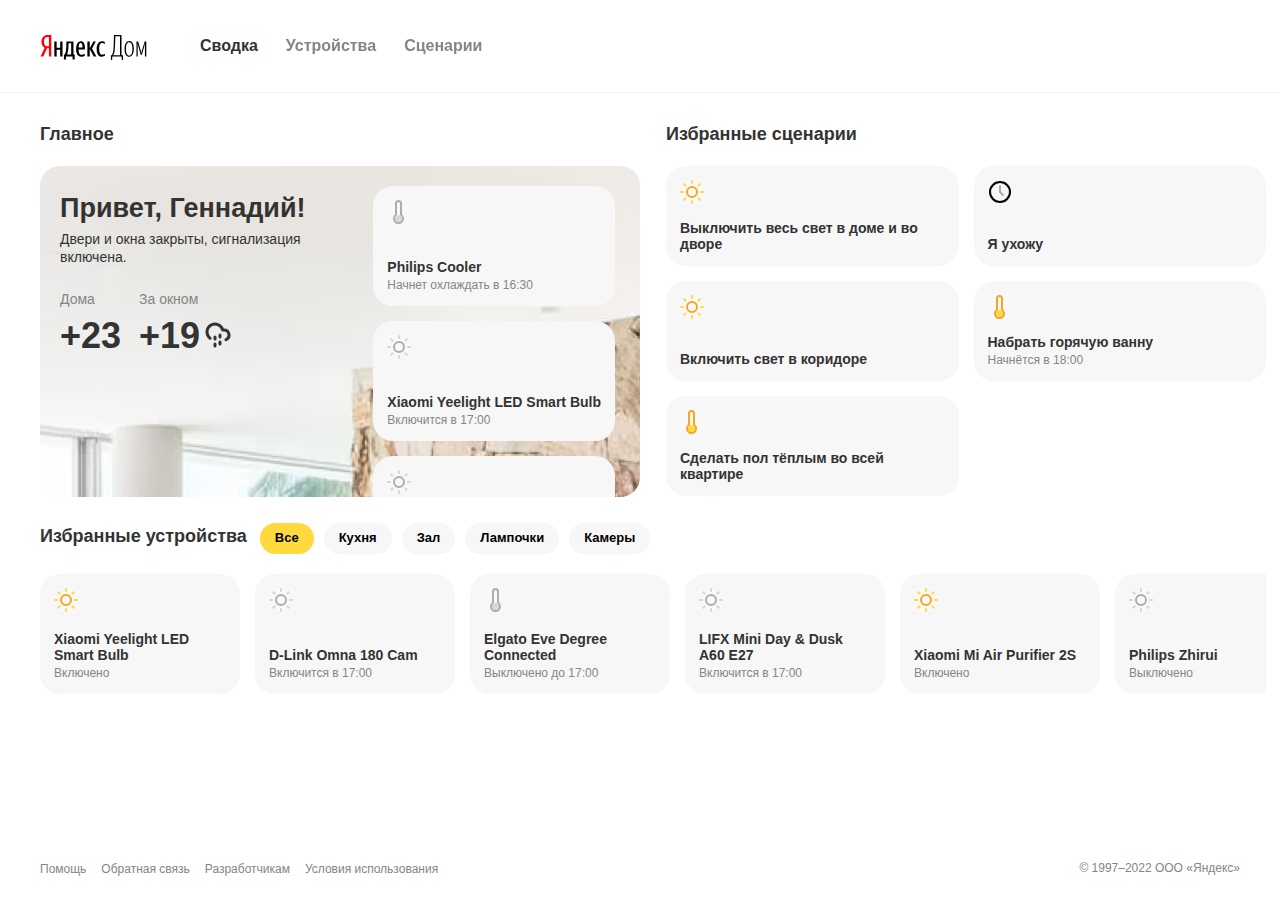
<file: index.html>
<!doctype html><html lang="ru"><head><meta charset="UTF-8"><meta name="viewport" content="width=device-width,initial-scale=1"><title>Яндекс.Дом</title><style>html{font-size:100%;font-family:Arial,sans-serif;line-height:1.25}body{display:flex;flex-direction:column;font-family:inherit;line-height:inherit;margin:0}body,html{height:100%}.a11y-hidden{position:absolute;left:auto;height:1px;width:1px;top:0;overflow:hidden;clip:rect(1px 1px 1px 1px)}.header{position:relative;display:flex;flex:0 0 auto;align-items:center;height:5.75rem;margin-bottom:1.875rem;padding:0 2.5rem;font-family:Arial,sans-serif;border-bottom:1px solid #f0f0f0}@media (max-width:768px){.header{height:4rem;margin-bottom:0;padding:0 0 0 1.25rem;border-bottom:none}}.header__logo{flex:0 0 auto;width:6.75rem;height:2.3125rem;margin-right:3.25rem;background:no-repeat 50% 50% url([data-uri]);background-size:contain}.header__menu{display:none;width:3.5rem;height:100%;margin:0 0 0 auto;padding:0;background:50% 50% no-repeat transparent url([data-uri]);border:none;border-radius:0;appearance:none;cursor:pointer}@media (max-width:768px){.header__menu{display:block}}.header__links{display:flex;gap:1.75rem;margin:0;padding:0;list-style:none}@media (max-width:768px){.header__links{display:none;position:absolute;z-index:1;top:100%;left:0;box-sizing:border-box;flex-direction:column;width:100%;padding:1.25rem;background:#fff;box-shadow:0 2px 6px 0 rgba(197,186,186,.5)}.header__links-toggled{display:flex;animation:hideMenu .3s ease-in-out 1;animation-fill-mode:both}.header__links_opened{display:flex;visibility:visible;animation:showMenu .3s ease-in-out 1;animation-fill-mode:both}}@keyframes showMenu{from{transform:translateY(-1rem);opacity:0}to{transform:translateY(0);opacity:1}}@keyframes hideMenu{from{transform:translateY(0);opacity:1;visibility:visible}to{transform:translateY(-1rem);opacity:0;visibility:hidden}}.header__item{margin:0;padding:0}.header__link{font-weight:700;opacity:.6;transition:opacity .15s ease-in-out;text-decoration:none;color:#333}.header__link:hover{opacity:1}.header__link_current{opacity:1}.main{display:grid;flex:0 0 auto;grid-template-columns:50% 50%;gap:1.625rem;padding:0 2.5rem}@media (max-width:768px){.main{padding:0 1.25rem}}@media (max-width:1024px){.main{grid-template-columns:100%}}.main__devices{grid-column-start:1;grid-column-end:3}@media (max-width:1024px){.main__devices{grid-column-end:2}}.section__title-header{margin:0;font-size:1.125rem;font-weight:700;color:#333}.section__title{display:flex;align-items:baseline;margin:0 0 1.25rem 0}@media (max-width:768px){.section__title{gap:1rem}.section__main-title{display:none}}.section__select{display:none;margin:0 0 0 auto;padding:.4375rem 1.9375rem .5rem 1rem;border:none;border-radius:1.25rem;font-size:.8125rem;font-family:inherit;font-weight:700;background:no-repeat calc(100% - 1rem) 50% #ffd93e url([data-uri]);appearance:none}@media (max-width:768px){.section__select{display:block}}.section__tabs{display:flex;gap:.625rem;align-items:baseline;margin:0 0 0 .8125rem;padding:0;list-style:none}@media (max-width:768px){.section__tabs{display:none}}.section__tab{flex:0 0 auto;padding:.4375rem .9375rem .5rem;font-size:.8125rem;font-weight:700;background:#f7f7f7;border-radius:1024px;cursor:pointer;transition:.25s ease-in-out;transition-property:background-color,box-shadow}.section__tab_active{background:#ffd93e}.section__tab:not(.section__tab_active):hover{background:#fff;box-shadow:0 2px 6px 0 rgba(197,186,186,.5)}.hero-dashboard{position:relative;box-sizing:border-box;display:flex;gap:.9375rem;height:20.6875rem;background:no-repeat 50% 0.5px url([data-uri]);background-size:1260px;border-radius:1.25rem}@media (max-width:768px){.hero-dashboard{flex-direction:column;gap:1.25rem;height:auto;margin-bottom:.3125rem}}.hero-dashboard__primary{flex:1 1 auto;padding:1.25rem 0 1.25rem 1.25rem}@media (max-width:768px){.hero-dashboard__primary{padding:1.25rem 1.25rem 0 1.25rem}}.hero-dashboard__title{margin:.375rem 0;font-size:1.6875rem;font-weight:700;color:#333}@media (max-width:768px){.hero-dashboard__title{font-size:1.125rem}}.hero-dashboard__subtitle{margin:.375rem 0 0 0;font-size:.875rem;color:#333}@media (max-width:768px){.hero-dashboard__subtitle{margin:.3125rem 0 0 0;font-size:.75rem}}.hero-dashboard__info{display:flex;gap:1.125rem;margin:1.5625rem 0 0 0;padding:0;list-style:none}@media (max-width:768px){.hero-dashboard__info{margin-top:.9375rem}}.hero-dashboard__item{margin:0;padding:0}.hero-dashboard__item-title{font-size:.875rem;color:#858585}@media (max-width:768px){.hero-dashboard__item-title{font-size:.75rem}}.hero-dashboard__item-details{display:flex;align-items:center;margin-top:.25rem;font-size:2.25rem;font-weight:700;color:#333}@media (max-width:768px){.hero-dashboard__item-details{margin-top:.3125rem;font-size:1.5rem}}.hero-dashboard__icon{width:1.625rem;height:1.625rem;margin-left:.3125rem;background:50% 50% no-repeat;background-size:contain}@media (max-width:768px){.hero-dashboard__icon{width:1.375rem;height:1.375rem}}.hero-dashboard__icon_rain{background-image:url([data-uri])}.hero-dashboard__schedule{display:flex;flex:0 0 auto;flex-direction:column;gap:.9375rem;margin:0;padding:1.25rem 1.5625rem 1.25rem 0;overflow:auto;list-style:none;scrollbar-width:none}.hero-dashboard__schedule::-webkit-scrollbar{display:none}@media (max-width:768px){.hero-dashboard__schedule{flex-direction:row;padding:0 1.25rem 1.25rem 1.25rem}}.event__button{position:relative;display:flex;flex-direction:column;justify-content:end;gap:.1875rem;width:100%;min-width:12.5rem;height:7.5rem;margin:0;padding:.875rem;border-radius:1.25rem;border:none;background:#f7f7f7;text-align:left;will-change:auto;transition:.25s ease-in-out;transition-property:background-color,box-shadow;cursor:pointer;appearance:none}.event_slim .event__button{height:6.25rem}.event__button:hover{background:#fff;box-shadow:0 2px 6px 0 rgba(197,186,186,.5)}.event__icon{position:absolute;top:.875rem;left:.875rem;width:1.5rem;height:1.5rem;background:no-repeat 50% 50%;background-size:contain}.event__icon_grayscale{filter:grayscale(1)}.event__icon_temp{background-image:url([data-uri])}.event__icon_light{background-image:url([data-uri])}.event__icon_schedule{background-image:url([data-uri])}.event__title{margin:0;font-size:.875rem;font-weight:700;color:#333}.event__subtitle{font-size:.75rem;color:#858585}.event-grid{display:grid;grid-template-columns:repeat(auto-fill,minmax(200px,1fr));gap:.9375rem;margin:0;padding:0;list-style:none}@media (max-width:768px){.event-grid{display:flex;padding-bottom:.3125rem;overflow:auto;scrollbar-width:none}.event-grid::-webkit-scrollbar{display:none}}.section__panel{padding-bottom:.625rem;overflow-x:auto;scrollbar-width:none}.section__panel::-webkit-scrollbar{display:none}.section__panel_hidden{display:none}.section__panel-list{display:flex;gap:.9375rem;margin:0;padding:0;list-style:none}.footer{display:flex;flex:0 0 auto;align-items:center;height:4rem;margin-top:auto;padding:0 2.5rem}@media (max-width:768px){.footer{flex-direction:column;align-items:flex-start;gap:.9375rem;height:auto;padding-top:1rem;padding-bottom:1rem}}.footer__list{display:flex;align-items:baseline;gap:.9375rem;margin:0;padding:0;list-style:none}@media (max-width:768px){.footer__list{flex-direction:column;align-items:flex-start}}.footer__link{font-size:.75rem;color:#858585;transition:opacity .15s ease-in-out;text-decoration:none}.footer__link:hover{color:#000}.footer__copyright{margin-left:auto;font-size:.75rem;color:#858585}@media (max-width:768px){.footer__copyright{margin-left:0}}</style></head><body><script defer="defer" src="scripts.min.js"></script><header class="header"><a href="/" class="header__logo" aria-label="Яндекс.Дом"></a><button class="header__menu" aria-expanded="false"><span class="header__menu-text a11y-hidden">Открыть меню</span></button><ul class="header__links"><li class="header__item"><a class="header__link header__link_current" href="/" aria-current="page">Сводка</a></li><li class="header__item"><a class="header__link" href="/devices">Устройства</a></li><li class="header__item"><a class="header__link" href="/scripts">Сценарии</a></li></ul></header><main class="main"><section class="section main__general"><h2 class="section__title section__title-header section__main-title">Главное</h2><div class="hero-dashboard"><div class="hero-dashboard__primary"><h3 class="hero-dashboard__title">Привет, Геннадий!</h3><p class="hero-dashboard__subtitle">Двери и окна закрыты, сигнализация включена.</p><ul class="hero-dashboard__info"><li class="hero-dashboard__item"><div class="hero-dashboard__item-title">Дома</div><div class="hero-dashboard__item-details">+23<span class="a11y-hidden">°</span></div></li><li class="hero-dashboard__item"><div class="hero-dashboard__item-title">За окном</div><div class="hero-dashboard__item-details">+19<span class="a11y-hidden">°</span><div class="hero-dashboard__icon hero-dashboard__icon_rain" role="img" aria-label="Дождь"></div></div></li></ul></div><ul class="hero-dashboard__schedule"><li class="event"><button class="event__button"><span class="event__icon event__icon_temp event__icon_grayscale" role="img" aria-label="Температура"></span><h4 class="event__title">Philips Cooler</h4><span class="event__subtitle">Начнет охлаждать в 16:30</span></button></li><li class="event"><button class="event__button"><span class="event__icon event__icon_light event__icon_grayscale" role="img" aria-label="Освещение"></span><h4 class="event__title">Xiaomi Yeelight LED Smart Bulb</h4><span class="event__subtitle">Включится в 17:00</span></button></li><li class="event"><button class="event__button"><span class="event__icon event__icon_light event__icon_grayscale" role="img" aria-label="Освещение"></span><h4 class="event__title">Xiaomi Yeelight LED Smart Bulb</h4><span class="event__subtitle">Включится в 17:00</span></button></li></ul></div></section><section class="section main__scripts"><h2 class="section__title section__title-header">Избранные сценарии</h2><ul class="event-grid"><li class="event event_slim"><button class="event__button"><span class="event__icon event__icon_light" role="img" aria-label="Освещение"></span><h4 class="event__title">Выключить весь свет в доме и во дворе</h4></button></li><li class="event event_slim"><button class="event__button"><span class="event__icon event__icon_schedule" role="img" aria-label="Расписание"></span><h4 class="event__title">Я ухожу</h4></button></li><li class="event event_slim"><button class="event__button"><span class="event__icon event__icon_light" role="img" aria-label="Освещение"></span><h4 class="event__title">Включить свет в коридоре</h4></button></li><li class="event event_slim"><button class="event__button"><span class="event__icon event__icon_temp" role="img" aria-label="Температура"></span><h4 class="event__title">Набрать горячую ванну</h4><span class="event__subtitle">Начнётся в 18:00</span></button></li><li class="event event_slim"><button class="event__button"><span class="event__icon event__icon_temp" role="img" aria-label="Температура"></span><h4 class="event__title">Сделать пол тёплым во всей квартире</h4></button></li></ul></section><section class="section main__devices"><div class="section__title"><h2 class="section__title-header">Избранные устройства</h2><select class="section__select"><option value="all" selected="selected">Все</option><option value="kitchen">Кухня</option><option value="hall">Зал</option><option value="lights">Лампочки</option><option value="cameras">Камеры</option></select><ul role="tablist" class="section__tabs"><li role="tab" aria-selected="true" tabindex="0" class="section__tab section__tab_active" id="tab_all" aria-controls="panel_all" data-id="all">Все</li><li role="tab" aria-selected="false" class="section__tab" id="tab_kitchen" aria-controls="panel_kitchen" data-id="kitchen">Кухня</li><li role="tab" aria-selected="false" class="section__tab" id="tab_hall" aria-controls="panel_hall" data-id="hall">Зал</li><li role="tab" aria-selected="false" class="section__tab" id="tab_lights" aria-controls="panel_lights" data-id="lights">Лампочки</li><li role="tab" aria-selected="false" class="section__tab" id="tab_cameras" aria-controls="panel_cameras" data-id="cameras">Камеры</li></ul></div><div role="tabpanel" class="section__panel" aria-hidden="false" id="panel_all" aria-labelledby="tab_all" data-id="all"><ul class="section__panel-list"><li class="event"><button class="event__button"><span class="event__icon event__icon_light" role="img" aria-label="Освещение"></span><h4 class="event__title">Xiaomi Yeelight LED Smart Bulb</h4><span class="event__subtitle">Включено</span></button></li><li class="event"><button class="event__button"><span class="event__icon event__icon_light event__icon_grayscale" role="img" aria-label="Освещение"></span><h4 class="event__title">D-Link Omna 180 Cam</h4><span class="event__subtitle">Включится в 17:00</span></button></li><li class="event"><button class="event__button"><span class="event__icon event__icon_temp event__icon_grayscale" role="img" aria-label="Температура"></span><h4 class="event__title">Elgato Eve Degree Connected</h4><span class="event__subtitle">Выключено до 17:00</span></button></li><li class="event"><button class="event__button"><span class="event__icon event__icon_light event__icon_grayscale" role="img" aria-label="Освещение"></span><h4 class="event__title">LIFX Mini Day & Dusk A60 E27</h4><span class="event__subtitle">Включится в 17:00</span></button></li><li class="event"><button class="event__button"><span class="event__icon event__icon_light" role="img" aria-label="Освещение"></span><h4 class="event__title">Xiaomi Mi Air Purifier 2S</h4><span class="event__subtitle">Включено</span></button></li><li class="event"><button class="event__button"><span class="event__icon event__icon_light event__icon_grayscale" role="img" aria-label="Освещение"></span><h4 class="event__title">Philips Zhirui</h4><span class="event__subtitle">Выключено</span></button></li><li class="event"><button class="event__button"><span class="event__icon event__icon_light" role="img" aria-label="Освещение"></span><h4 class="event__title">Xiaomi Mi Air Purifier 2S</h4><span class="event__subtitle">Включено</span></button></li></ul></div><div role="tabpanel" class="section__panel section__panel_hidden" aria-hidden="true" id="panel_kitchen" aria-labelledby="tab_kitchen" data-id="kitchen"><ul class="section__panel-list"><li class="event"><button class="event__button"><span class="event__icon event__icon_light" role="img" aria-label="Освещение"></span><h4 class="event__title">Xiaomi Yeelight LED Smart Bulb</h4><span class="event__subtitle">Включено</span></button></li><li class="event"><button class="event__button"><span class="event__icon event__icon_temp event__icon_grayscale" role="img" aria-label="Температура"></span><h4 class="event__title">Elgato Eve Degree Connected</h4><span class="event__subtitle">Выключено до 17:00</span></button></li></ul></div><div role="tabpanel" class="section__panel section__panel_hidden" aria-hidden="true" id="panel_hall" aria-labelledby="tab_hall" data-id="hall"><ul class="section__panel-list"><li class="event"><button class="event__button"><span class="event__icon event__icon_light event__icon_grayscale" role="img" aria-label="Освещение"></span><h4 class="event__title">Philips Zhirui</h4><span class="event__subtitle">Выключено</span></button></li><li class="event"><button class="event__button"><span class="event__icon event__icon_light" role="img" aria-label="Освещение"></span><h4 class="event__title">Xiaomi Mi Air Purifier 2S</h4><span class="event__subtitle">Включено</span></button></li></ul></div><div role="tabpanel" class="section__panel section__panel_hidden" aria-hidden="true" id="panel_lights" aria-labelledby="tab_lights" data-id="lights"><ul class="section__panel-list"><li class="event"><button class="event__button"><span class="event__icon event__icon_light event__icon_grayscale" role="img" aria-label="Освещение"></span><h4 class="event__title">D-Link Omna 180 Cam</h4><span class="event__subtitle">Включится в 17:00</span></button></li><li class="event"><button class="event__button"><span class="event__icon event__icon_light event__icon_grayscale" role="img" aria-label="Освещение"></span><h4 class="event__title">LIFX Mini Day & Dusk A60 E27</h4><span class="event__subtitle">Включится в 17:00</span></button></li><li class="event"><button class="event__button"><span class="event__icon event__icon_light" role="img" aria-label="Освещение"></span><h4 class="event__title">Xiaomi Mi Air Purifier 2S</h4><span class="event__subtitle">Включено</span></button></li><li class="event"><button class="event__button"><span class="event__icon event__icon_light event__icon_grayscale" role="img" aria-label="Освещение"></span><h4 class="event__title">Philips Zhirui</h4><span class="event__subtitle">Выключено</span></button></li></ul></div><div role="tabpanel" class="section__panel section__panel_hidden" aria-hidden="true" id="panel_cameras" aria-labelledby="tab_cameras" data-id="cameras"><ul class="section__panel-list"><li class="event"><button class="event__button"><span class="event__icon event__icon_light" role="img" aria-label="Освещение"></span><h4 class="event__title">Xiaomi Mi Air Purifier 2S</h4><span class="event__subtitle">Включено</span></button></li></ul></div></section></main><footer class="footer"><ul class="footer__list"><li class="footer__item"><a class="footer__link" href="/">Помощь</a></li><li class="footer__item"><a class="footer__link" href="/">Обратная связь</a></li><li class="footer__item"><a class="footer__link" href="/">Разработчикам</a></li><li class="footer__item"><a class="footer__link" href="/">Условия использования</a></li></ul><div class="footer__copyright">© 1997–2022 ООО «Яндекс»</div></footer></body></html>
</file>
